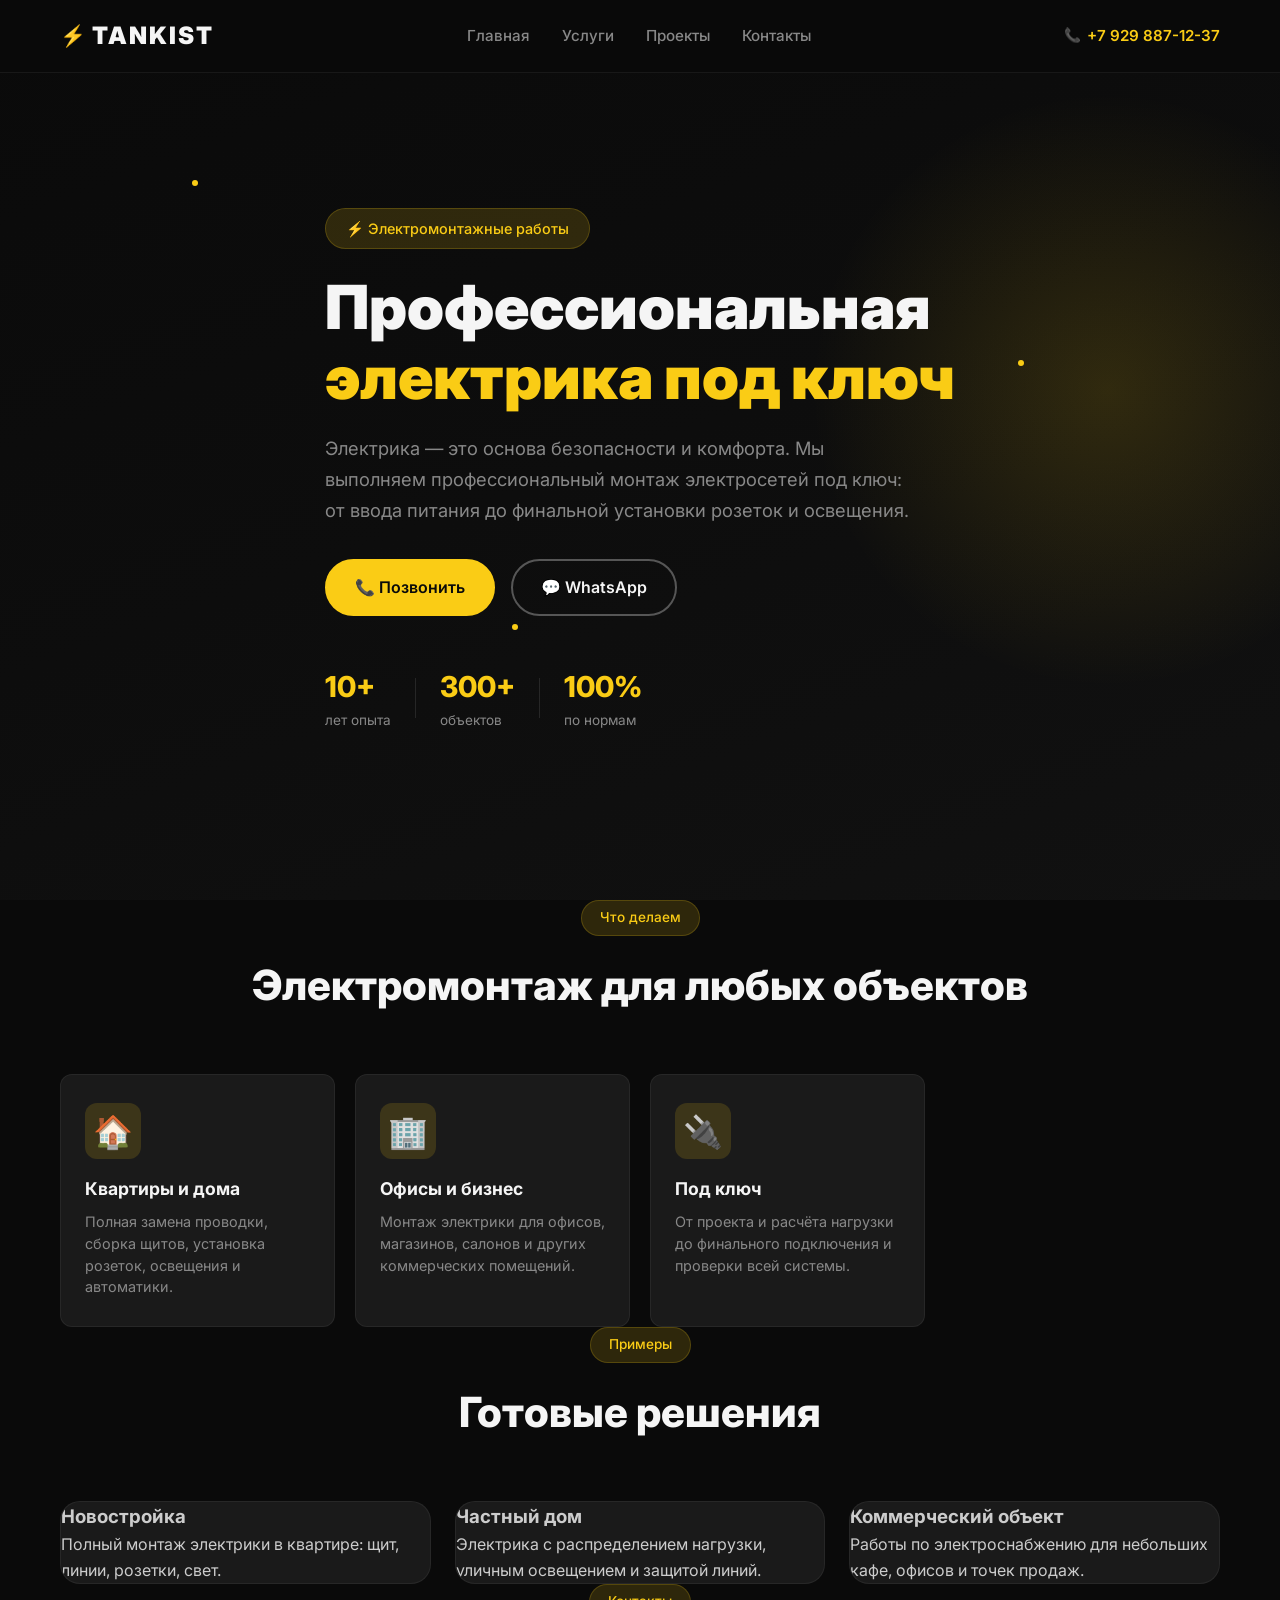
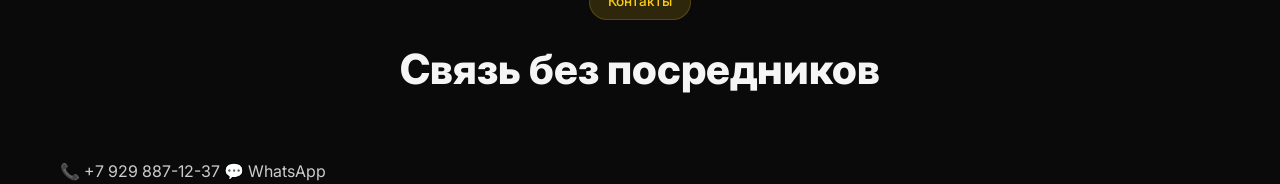
<file: index.html>
<!DOCTYPE html>
<html lang="ru">
<head>
  <meta charset="UTF-8">
  <meta name="viewport" content="width=device-width, initial-scale=1.0">
  <title>TANKIST — Электрик по Грозному</title>
  <meta name="description" content="Профессиональные электромонтажные работы под ключ в Грозном. Квартиры, дома, офисы. Звоните: +7 929 887-12-37">
  <link rel="preconnect" href="https://fonts.googleapis.com">
  <link href="https://fonts.googleapis.com/css2?family=Inter:wght@400;500;600;700;800;900&display=swap" rel="stylesheet">
  <link rel="stylesheet" href="public/github/assets/style.css">
</head>
<body>

  <header class="header" id="header">
    <div class="container header-inner">
      <a href="#" class="logo">
        <span class="logo-icon">⚡</span> TANKIST
      </a>
      <nav class="nav" id="nav">
        <a href="#hero" class="nav-link" onclick="closeMenu()">Главная</a>
        <a href="#services" class="nav-link" onclick="closeMenu()">Услуги</a>
        <a href="#projects" class="nav-link" onclick="closeMenu()">Проекты</a>
        <a href="#contacts" class="nav-link" onclick="closeMenu()">Контакты</a>
      </nav>
      <a href="tel:+79298871237" class="header-phone">
        <span class="phone-icon">📞</span> +7 929 887-12-37
      </a>
      <button class="burger" id="burger" onclick="toggleMenu()" aria-label="Меню">
        <span></span><span></span><span></span>
      </button>
    </div>
  </header>

  <section class="hero" id="hero">
    <div class="hero-bg-effects">
      <div class="spark spark-1"></div>
      <div class="spark spark-2"></div>
      <div class="spark spark-3"></div>
      <div class="hero-glow"></div>
    </div>
    <div class="container hero-content">
      <div class="hero-badge">⚡ Электромонтажные работы</div>
      <h1 class="hero-title">
        Профессиональная<br>
        <span class="text-yellow">электрика под ключ</span>
      </h1>
      <p class="hero-subtitle">
        Электрика — это основа безопасности и комфорта. Мы выполняем профессиональный
        монтаж электросетей под ключ: от ввода питания до финальной установки розеток и освещения.
      </p>
      <div class="hero-buttons">
        <a href="tel:+79298871237" class="btn btn-yellow">
          📞 Позвонить
        </a>
        <a href="https://wa.me/79298871237" target="_blank" class="btn btn-outline">
          💬 WhatsApp
        </a>
      </div>
      <div class="hero-stats">
        <div class="stat-item">
          <span class="stat-number">10+</span>
          <span class="stat-label">лет опыта</span>
        </div>
        <div class="stat-divider"></div>
        <div class="stat-item">
          <span class="stat-number">300+</span>
          <span class="stat-label">объектов</span>
        </div>
        <div class="stat-divider"></div>
        <div class="stat-item">
          <span class="stat-number">100%</span>
          <span class="stat-label">по нормам</span>
        </div>
      </div>
    </div>
  </section>

  <section class="services" id="services">
    <div class="container">
      <div class="section-header">
        <span class="section-badge">Что делаем</span>
        <h2 class="section-title">Электромонтаж для любых объектов</h2>
      </div>
      <div class="services-grid">
        <div class="service-card">
          <div class="service-icon">🏠</div>
          <h3>Квартиры и дома</h3>
          <p>Полная замена проводки, сборка щитов, установка розеток, освещения и автоматики.</p>
        </div>
        <div class="service-card">
          <div class="service-icon">🏢</div>
          <h3>Офисы и бизнес</h3>
          <p>Монтаж электрики для офисов, магазинов, салонов и других коммерческих помещений.</p>
        </div>
        <div class="service-card">
          <div class="service-icon">🔌</div>
          <h3>Под ключ</h3>
          <p>От проекта и расчёта нагрузки до финального подключения и проверки всей системы.</p>
        </div>
      </div>
    </div>
  </section>

  <section class="projects" id="projects">
    <div class="container">
      <div class="section-header">
        <span class="section-badge">Примеры</span>
        <h2 class="section-title">Готовые решения</h2>
      </div>
      <div class="projects-grid">
        <div class="project-card">
          <h3>Новостройка</h3>
          <p>Полный монтаж электрики в квартире: щит, линии, розетки, свет.</p>
        </div>
        <div class="project-card">
          <h3>Частный дом</h3>
          <p>Электрика с распределением нагрузки, уличным освещением и защитой линий.</p>
        </div>
        <div class="project-card">
          <h3>Коммерческий объект</h3>
          <p>Работы по электроснабжению для небольших кафе, офисов и точек продаж.</p>
        </div>
      </div>
    </div>
  </section>

  <section class="contacts" id="contacts">
    <div class="container">
      <div class="section-header">
        <span class="section-badge">Контакты</span>
        <h2 class="section-title">Связь без посредников</h2>
      </div>
      <div class="contact-box">
        <a href="tel:+79298871237" class="contact-link">📞 +7 929 887-12-37</a>
        <a href="https://wa.me/79298871237" target="_blank" class="contact-link">💬 WhatsApp</a>
      </div>
    </div>
  </section>

  <script src="public/github/assets/app.js"></script>
</body>
</html>
</file>
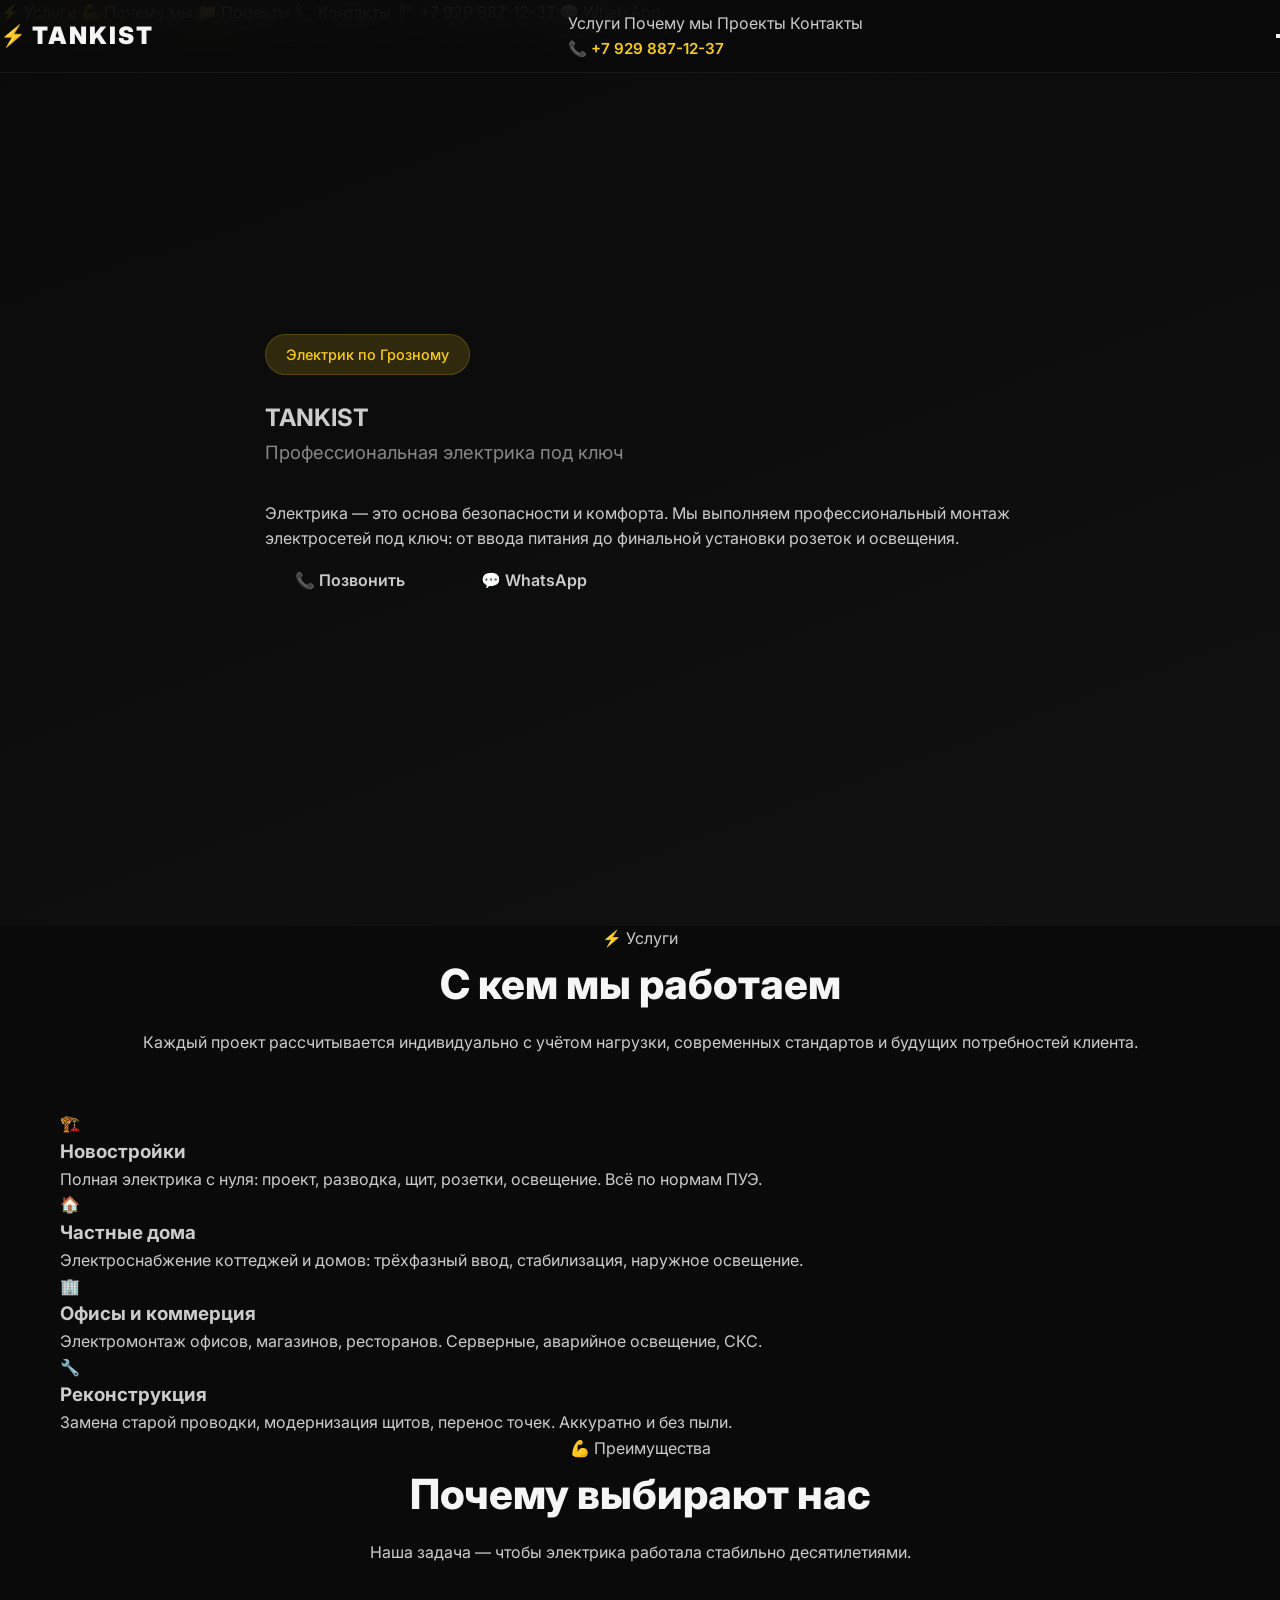
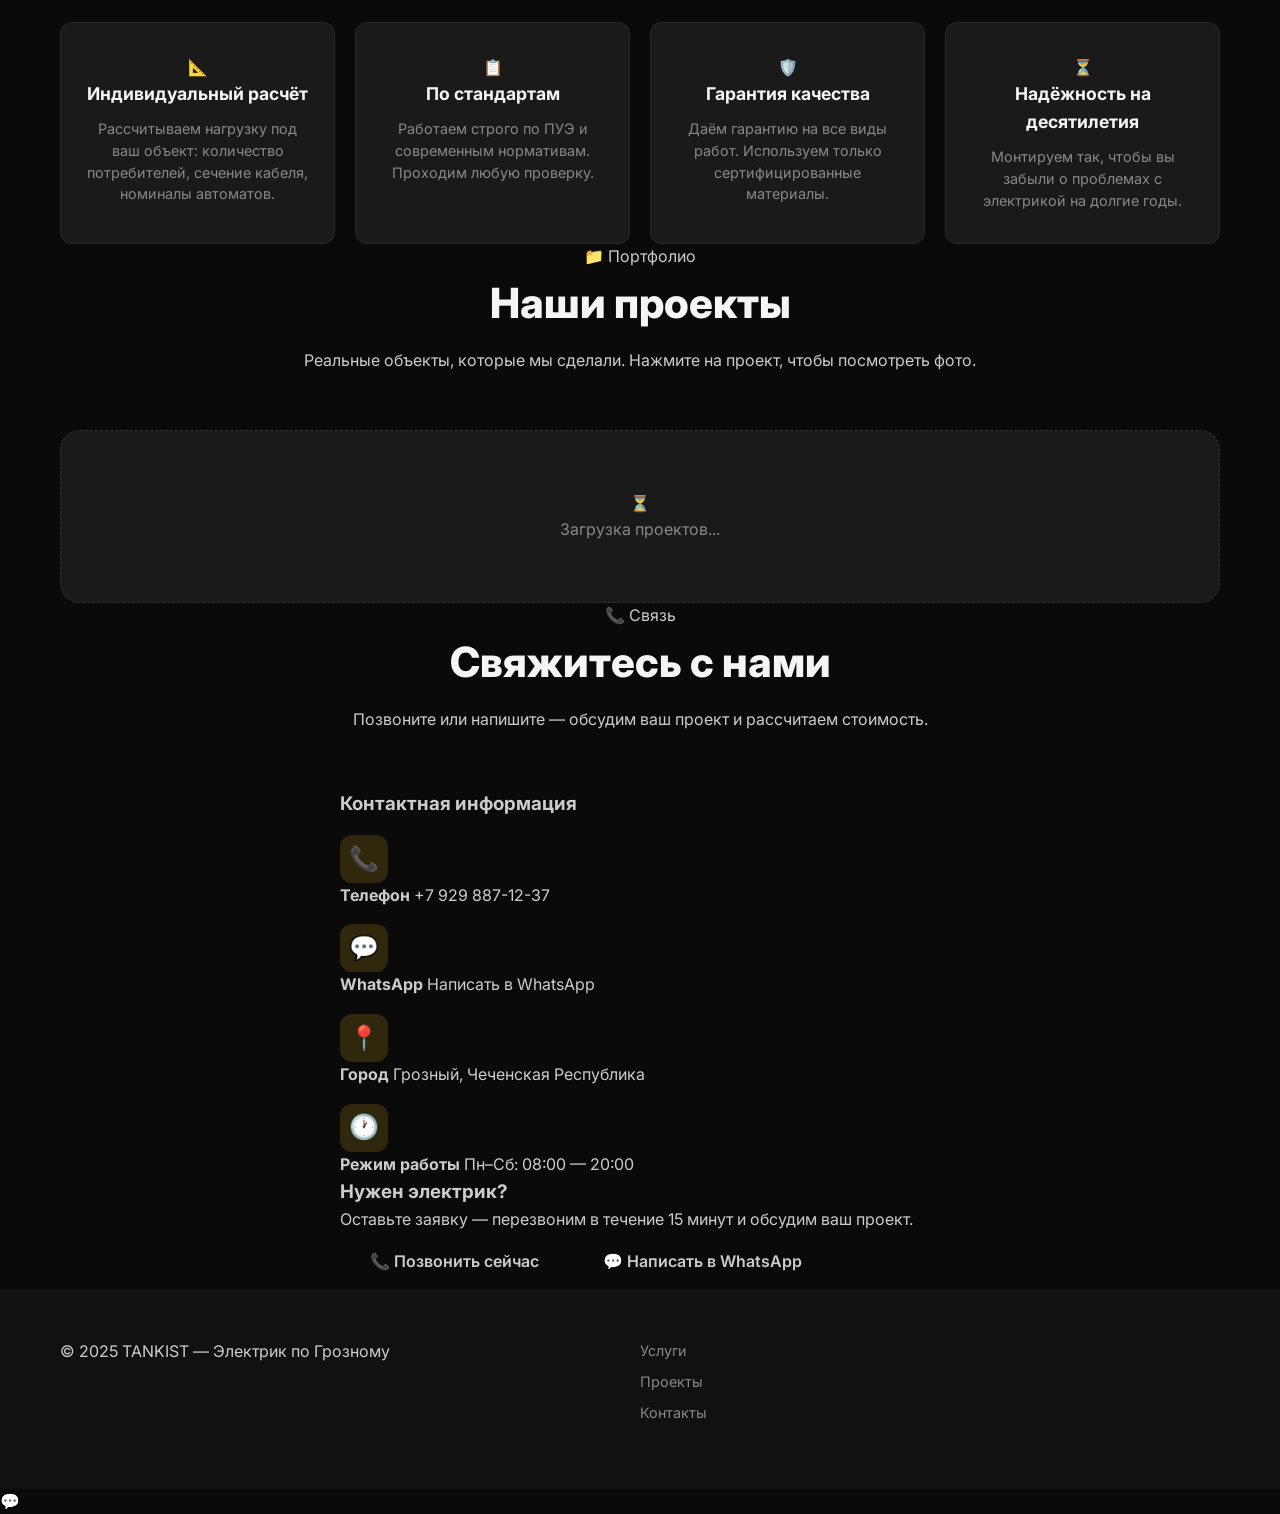
<file: public/site/index.html>
<!DOCTYPE html>
<html lang="ru">
<head>
  <meta charset="UTF-8">
  <meta name="viewport" content="width=device-width, initial-scale=1.0">
  <title>TANKIST — Электрик по Грозному</title>
  <meta name="description" content="Профессиональные электромонтажные работы под ключ в Грозном. Квартиры, дома, коммерческие объекты. Звоните: +7 929 887-12-37">
  <link rel="preconnect" href="https://fonts.googleapis.com">
  <link href="https://fonts.googleapis.com/css2?family=Inter:wght@400;500;600;700;800&display=swap" rel="stylesheet">
  <link rel="stylesheet" href="../assets/style.css">
</head>
<body>

  <!-- ===== HEADER ===== -->
  <header class="header">
    <div class="header-inner">
      <a href="#hero" class="logo">
        <div class="logo-icon">⚡</div>
        <div class="logo-text">TANK<span>IST</span></div>
      </a>
      <nav class="header-nav">
        <a href="#services">Услуги</a>
        <a href="#why">Почему мы</a>
        <a href="#projects">Проекты</a>
        <a href="#contacts">Контакты</a>
        <a href="tel:+79298871237" class="header-phone">📞 +7 929 887-12-37</a>
      </nav>
      <button class="menu-toggle" aria-label="Меню">
        <span></span>
        <span></span>
        <span></span>
      </button>
    </div>
  </header>

  <!-- Mobile Nav -->
  <nav class="mobile-nav">
    <a href="#services">⚡ Услуги</a>
    <a href="#why">💪 Почему мы</a>
    <a href="#projects">📁 Проекты</a>
    <a href="#contacts">📞 Контакты</a>
    <a href="tel:+79298871237">📱 +7 929 887-12-37</a>
    <a href="https://wa.me/79298871237">💬 WhatsApp</a>
  </nav>

  <!-- ===== HERO ===== -->
  <section class="hero" id="hero">
    <div class="container">
      <div class="hero-content">
        <div class="hero-badge">Электрик по Грозному</div>
        <h1>TANK<span>IST</span></h1>
        <div class="hero-subtitle">Профессиональная электрика под ключ</div>
        <p class="hero-desc">
          Электрика — это основа безопасности и комфорта. Мы выполняем профессиональный монтаж электросетей под ключ: от ввода питания до финальной установки розеток и освещения.
        </p>
        <div class="hero-buttons">
          <a href="tel:+79298871237" class="btn btn-primary">📞 Позвонить</a>
          <a href="https://wa.me/79298871237" class="btn btn-whatsapp">💬 WhatsApp</a>
        </div>
      </div>
    </div>
  </section>

  <!-- ===== С КЕМ РАБОТАЕМ ===== -->
  <section class="work-with" id="services">
    <div class="container">
      <div class="section-header reveal">
        <div class="section-label">⚡ Услуги</div>
        <h2 class="section-title">С кем мы работаем</h2>
        <p class="section-desc">Каждый проект рассчитывается индивидуально с учётом нагрузки, современных стандартов и будущих потребностей клиента.</p>
      </div>
      <div class="work-grid">
        <div class="work-card reveal">
          <span class="work-icon">🏗️</span>
          <h3>Новостройки</h3>
          <p>Полная электрика с нуля: проект, разводка, щит, розетки, освещение. Всё по нормам ПУЭ.</p>
        </div>
        <div class="work-card reveal">
          <span class="work-icon">🏠</span>
          <h3>Частные дома</h3>
          <p>Электроснабжение коттеджей и домов: трёхфазный ввод, стабилизация, наружное освещение.</p>
        </div>
        <div class="work-card reveal">
          <span class="work-icon">🏢</span>
          <h3>Офисы и коммерция</h3>
          <p>Электромонтаж офисов, магазинов, ресторанов. Серверные, аварийное освещение, СКС.</p>
        </div>
        <div class="work-card reveal">
          <span class="work-icon">🔧</span>
          <h3>Реконструкция</h3>
          <p>Замена старой проводки, модернизация щитов, перенос точек. Аккуратно и без пыли.</p>
        </div>
      </div>
    </div>
  </section>

  <!-- ===== ПОЧЕМУ МЫ ===== -->
  <section id="why">
    <div class="container">
      <div class="section-header reveal">
        <div class="section-label">💪 Преимущества</div>
        <h2 class="section-title">Почему выбирают нас</h2>
        <p class="section-desc">Наша задача — чтобы электрика работала стабильно десятилетиями.</p>
      </div>
      <div class="why-grid">
        <div class="why-card reveal">
          <div class="why-number">📐</div>
          <h3>Индивидуальный расчёт</h3>
          <p>Рассчитываем нагрузку под ваш объект: количество потребителей, сечение кабеля, номиналы автоматов.</p>
        </div>
        <div class="why-card reveal">
          <div class="why-number">📋</div>
          <h3>По стандартам</h3>
          <p>Работаем строго по ПУЭ и современным нормативам. Проходим любую проверку.</p>
        </div>
        <div class="why-card reveal">
          <div class="why-number">🛡️</div>
          <h3>Гарантия качества</h3>
          <p>Даём гарантию на все виды работ. Используем только сертифицированные материалы.</p>
        </div>
        <div class="why-card reveal">
          <div class="why-number">⏳</div>
          <h3>Надёжность на десятилетия</h3>
          <p>Монтируем так, чтобы вы забыли о проблемах с электрикой на долгие годы.</p>
        </div>
      </div>
    </div>
  </section>

  <!-- ===== ПРОЕКТЫ ===== -->
  <section id="projects" style="background: var(--bg-card); border-top: 1px solid var(--border); border-bottom: 1px solid var(--border);">
    <div class="container">
      <div class="section-header reveal">
        <div class="section-label">📁 Портфолио</div>
        <h2 class="section-title">Наши проекты</h2>
        <p class="section-desc">Реальные объекты, которые мы сделали. Нажмите на проект, чтобы посмотреть фото.</p>
      </div>
      <!-- Сюда JS загрузит карточки из projects.json -->
      <div class="projects-grid" id="projects-container">
        <div class="projects-empty">
          <div class="empty-icon">⏳</div>
          <p>Загрузка проектов...</p>
        </div>
      </div>
    </div>
  </section>

  <!-- ===== КОНТАКТЫ ===== -->
  <section class="contacts" id="contacts">
    <div class="container">
      <div class="section-header reveal">
        <div class="section-label">📞 Связь</div>
        <h2 class="section-title">Свяжитесь с нами</h2>
        <p class="section-desc">Позвоните или напишите — обсудим ваш проект и рассчитаем стоимость.</p>
      </div>
      <div class="contacts-grid reveal">
        <div class="contact-info">
          <h3>Контактная информация</h3>
          <div class="contact-item">
            <div class="contact-icon">📞</div>
            <div class="contact-item-text">
              <strong>Телефон</strong>
              <a href="tel:+79298871237">+7 929 887-12-37</a>
            </div>
          </div>
          <div class="contact-item">
            <div class="contact-icon">💬</div>
            <div class="contact-item-text">
              <strong>WhatsApp</strong>
              <a href="https://wa.me/79298871237">Написать в WhatsApp</a>
            </div>
          </div>
          <div class="contact-item">
            <div class="contact-icon">📍</div>
            <div class="contact-item-text">
              <strong>Город</strong>
              <span>Грозный, Чеченская Республика</span>
            </div>
          </div>
          <div class="contact-item">
            <div class="contact-icon">🕐</div>
            <div class="contact-item-text">
              <strong>Режим работы</strong>
              <span>Пн–Сб: 08:00 — 20:00</span>
            </div>
          </div>
        </div>
        <div class="contact-buttons">
          <h3>Нужен электрик?</h3>
          <p>Оставьте заявку — перезвоним в течение 15 минут и обсудим ваш проект.</p>
          <a href="tel:+79298871237" class="btn btn-primary">📞 Позвонить сейчас</a>
          <a href="https://wa.me/79298871237?text=%D0%97%D0%B4%D1%80%D0%B0%D0%B2%D1%81%D1%82%D0%B2%D1%83%D0%B9%D1%82%D0%B5!%20%D0%98%D0%BD%D1%82%D0%B5%D1%80%D0%B5%D1%81%D1%83%D1%8E%D1%82%20%D1%83%D1%81%D0%BB%D1%83%D0%B3%D0%B8%20%D1%8D%D0%BB%D0%B5%D0%BA%D1%82%D1%80%D0%B8%D0%BA%D0%B0" class="btn btn-whatsapp">💬 Написать в WhatsApp</a>
        </div>
      </div>
    </div>
  </section>

  <!-- ===== FOOTER ===== -->
  <footer class="footer">
    <div class="container">
      <div class="footer-inner">
        <div class="footer-copy">© 2025 <span>TANKIST</span> — Электрик по Грозному</div>
        <div class="footer-links">
          <a href="#services">Услуги</a>
          <a href="#projects">Проекты</a>
          <a href="#contacts">Контакты</a>
        </div>
      </div>
    </div>
  </footer>

  <!-- Floating WhatsApp -->
  <a href="https://wa.me/79298871237" class="float-whatsapp" target="_blank" rel="noopener" aria-label="WhatsApp">💬</a>

  <script src="../assets/app.js"></script>
</body>
</html>
</file>
<file: public/github/assets/style.css>
/* ===========================
   TANKIST — Электрик по Грозному
   Основные стили
   =========================== */

/* --- Reset & Base --- */
*, *::before, *::after {
  margin: 0;
  padding: 0;
  box-sizing: border-box;
}

:root {
  --black: #0a0a0a;
  --dark: #111111;
  --dark-2: #1a1a1a;
  --dark-3: #222222;
  --dark-4: #2a2a2a;
  --gray: #888888;
  --light: #cccccc;
  --white: #f5f5f5;
  --yellow: #facc15;
  --yellow-dark: #eab308;
  --yellow-glow: rgba(250, 204, 21, 0.15);
  --green: #25d366;
  --green-dark: #128c7e;
  --radius: 12px;
  --radius-lg: 20px;
  --transition: 0.3s ease;
}

html {
  scroll-behavior: smooth;
  font-size: 16px;
}

body {
  font-family: 'Inter', -apple-system, BlinkMacSystemFont, sans-serif;
  background: var(--black);
  color: var(--light);
  line-height: 1.6;
  overflow-x: hidden;
  -webkit-font-smoothing: antialiased;
}

a {
  color: inherit;
  text-decoration: none;
}

img {
  max-width: 100%;
  display: block;
}

.container {
  max-width: 1200px;
  margin: 0 auto;
  padding: 0 20px;
}

.text-yellow {
  color: var(--yellow);
}

/* --- Animations --- */
@keyframes fadeInUp {
  from { opacity: 0; transform: translateY(30px); }
  to { opacity: 1; transform: translateY(0); }
}

@keyframes pulse {
  0%, 100% { opacity: 1; }
  50% { opacity: 0.5; }
}

@keyframes float {
  0%, 100% { transform: translateY(0); }
  50% { transform: translateY(-10px); }
}

@keyframes sparkle {
  0%, 100% { opacity: 0; transform: scale(0); }
  50% { opacity: 1; transform: scale(1); }
}

@keyframes glow {
  0%, 100% { opacity: 0.3; }
  50% { opacity: 0.6; }
}

@keyframes spin {
  to { transform: rotate(360deg); }
}

.animate {
  animation: fadeInUp 0.6s ease forwards;
  opacity: 0;
}

/* --- Buttons --- */
.btn {
  display: inline-flex;
  align-items: center;
  gap: 8px;
  padding: 14px 28px;
  border-radius: 50px;
  font-weight: 600;
  font-size: 1rem;
  border: 2px solid transparent;
  cursor: pointer;
  transition: var(--transition);
  text-align: center;
  justify-content: center;
  white-space: nowrap;
}

.btn-yellow {
  background: var(--yellow);
  color: var(--black);
  border-color: var(--yellow);
}

.btn-yellow:hover {
  background: var(--yellow-dark);
  border-color: var(--yellow-dark);
  transform: translateY(-2px);
  box-shadow: 0 8px 30px rgba(250, 204, 21, 0.3);
}

.btn-outline {
  background: transparent;
  color: var(--white);
  border-color: rgba(255, 255, 255, 0.3);
}

.btn-outline:hover {
  border-color: var(--yellow);
  color: var(--yellow);
  transform: translateY(-2px);
}

.btn-green {
  background: var(--green);
  color: #fff;
  border-color: var(--green);
}

.btn-green:hover {
  background: var(--green-dark);
  border-color: var(--green-dark);
  transform: translateY(-2px);
  box-shadow: 0 8px 30px rgba(37, 211, 102, 0.3);
}

.btn-lg {
  padding: 16px 36px;
  font-size: 1.1rem;
}

/* ===========================
   HEADER
   =========================== */
.header {
  position: fixed;
  top: 0;
  left: 0;
  right: 0;
  z-index: 1000;
  background: rgba(10, 10, 10, 0.85);
  backdrop-filter: blur(20px);
  -webkit-backdrop-filter: blur(20px);
  border-bottom: 1px solid rgba(255, 255, 255, 0.06);
  transition: var(--transition);
}

.header.scrolled {
  background: rgba(10, 10, 10, 0.95);
  box-shadow: 0 4px 30px rgba(0, 0, 0, 0.5);
}

.header-inner {
  display: flex;
  align-items: center;
  justify-content: space-between;
  height: 72px;
}

.logo {
  font-size: 1.5rem;
  font-weight: 900;
  color: var(--white);
  display: flex;
  align-items: center;
  gap: 4px;
  letter-spacing: 2px;
}

.logo-icon {
  font-size: 1.3rem;
}

.nav {
  display: flex;
  align-items: center;
  gap: 32px;
}

.nav-link {
  font-size: 0.95rem;
  font-weight: 500;
  color: var(--gray);
  transition: var(--transition);
  position: relative;
}

.nav-link:hover {
  color: var(--yellow);
}

.nav-link::after {
  content: '';
  position: absolute;
  bottom: -4px;
  left: 0;
  width: 0;
  height: 2px;
  background: var(--yellow);
  transition: var(--transition);
}

.nav-link:hover::after {
  width: 100%;
}

.header-phone {
  display: flex;
  align-items: center;
  gap: 6px;
  font-weight: 600;
  color: var(--yellow);
  font-size: 0.95rem;
  transition: var(--transition);
}

.header-phone:hover {
  color: var(--yellow-dark);
}

.phone-icon {
  font-size: 0.85rem;
}

.burger {
  display: none;
  flex-direction: column;
  gap: 5px;
  background: none;
  border: none;
  cursor: pointer;
  padding: 5px;
  z-index: 1001;
}

.burger span {
  display: block;
  width: 26px;
  height: 2px;
  background: var(--white);
  border-radius: 2px;
  transition: var(--transition);
}

.burger.active span:nth-child(1) {
  transform: rotate(45deg) translate(5px, 5px);
}

.burger.active span:nth-child(2) {
  opacity: 0;
}

.burger.active span:nth-child(3) {
  transform: rotate(-45deg) translate(5px, -5px);
}

/* ===========================
   HERO
   =========================== */
.hero {
  min-height: 100vh;
  display: flex;
  align-items: center;
  position: relative;
  padding: 100px 0 60px;
  overflow: hidden;
  background: linear-gradient(160deg, var(--black) 0%, #0d0d0d 50%, #111 100%);
}

.hero-bg-effects {
  position: absolute;
  inset: 0;
  pointer-events: none;
}

.hero-glow {
  position: absolute;
  width: 600px;
  height: 600px;
  border-radius: 50%;
  background: radial-gradient(circle, var(--yellow-glow) 0%, transparent 70%);
  top: 10%;
  right: -10%;
  animation: glow 4s ease-in-out infinite;
}

.spark {
  position: absolute;
  width: 6px;
  height: 6px;
  background: var(--yellow);
  border-radius: 50%;
  animation: sparkle 3s ease-in-out infinite;
}

.spark-1 { top: 20%; left: 15%; animation-delay: 0s; }
.spark-2 { top: 40%; right: 20%; animation-delay: 1s; }
.spark-3 { bottom: 30%; left: 40%; animation-delay: 2s; }

.hero-content {
  position: relative;
  z-index: 2;
  max-width: 750px;
}

.hero-badge {
  display: inline-flex;
  align-items: center;
  gap: 6px;
  padding: 8px 20px;
  background: var(--yellow-glow);
  border: 1px solid rgba(250, 204, 21, 0.2);
  border-radius: 50px;
  font-size: 0.9rem;
  font-weight: 500;
  color: var(--yellow);
  margin-bottom: 24px;
  animation: fadeInUp 0.6s ease;
}

.hero-title {
  font-size: clamp(2.2rem, 5vw, 3.8rem);
  font-weight: 900;
  line-height: 1.15;
  color: var(--white);
  margin-bottom: 20px;
  animation: fadeInUp 0.6s ease 0.15s forwards;
  opacity: 0;
}

.hero-subtitle {
  font-size: 1.15rem;
  color: var(--gray);
  line-height: 1.7;
  margin-bottom: 32px;
  max-width: 600px;
  animation: fadeInUp 0.6s ease 0.3s forwards;
  opacity: 0;
}

.hero-buttons {
  display: flex;
  gap: 16px;
  flex-wrap: wrap;
  margin-bottom: 48px;
  animation: fadeInUp 0.6s ease 0.45s forwards;
  opacity: 0;
}

.hero-stats {
  display: flex;
  align-items: center;
  gap: 24px;
  flex-wrap: wrap;
  animation: fadeInUp 0.6s ease 0.6s forwards;
  opacity: 0;
}

.stat-item {
  display: flex;
  flex-direction: column;
}

.stat-number {
  font-size: 1.8rem;
  font-weight: 800;
  color: var(--yellow);
}

.stat-label {
  font-size: 0.85rem;
  color: var(--gray);
}

.stat-divider {
  width: 1px;
  height: 40px;
  background: rgba(255, 255, 255, 0.1);
}

/* ===========================
   SECTIONS
   =========================== */
.section {
  padding: 80px 0;
}

.section-dark {
  background: var(--dark);
}

.section-header {
  text-align: center;
  margin-bottom: 56px;
}

.section-badge {
  display: inline-block;
  padding: 6px 18px;
  background: var(--yellow-glow);
  border: 1px solid rgba(250, 204, 21, 0.2);
  border-radius: 50px;
  font-size: 0.85rem;
  font-weight: 500;
  color: var(--yellow);
  margin-bottom: 16px;
}

.section-title {
  font-size: clamp(1.8rem, 4vw, 2.6rem);
  font-weight: 800;
  color: var(--white);
  margin-bottom: 12px;
}

.section-subtitle {
  font-size: 1.05rem;
  color: var(--gray);
  max-width: 600px;
  margin: 0 auto;
  line-height: 1.6;
}

/* ===========================
   SERVICES
   =========================== */
.services-grid {
  display: grid;
  grid-template-columns: repeat(auto-fill, minmax(260px, 1fr));
  gap: 20px;
}

.service-card {
  background: var(--dark-2);
  border: 1px solid rgba(255, 255, 255, 0.06);
  border-radius: var(--radius);
  padding: 28px 24px;
  transition: var(--transition);
}

.service-card:hover {
  border-color: rgba(250, 204, 21, 0.3);
  transform: translateY(-4px);
  box-shadow: 0 12px 40px rgba(250, 204, 21, 0.08);
}

.service-icon {
  font-size: 2rem;
  margin-bottom: 16px;
  display: inline-flex;
  align-items: center;
  justify-content: center;
  width: 56px;
  height: 56px;
  background: var(--yellow-glow);
  border-radius: var(--radius);
}

.service-card h3 {
  font-size: 1.1rem;
  font-weight: 700;
  color: var(--white);
  margin-bottom: 8px;
}

.service-card p {
  font-size: 0.9rem;
  color: var(--gray);
  line-height: 1.5;
}

/* ===========================
   CLIENTS (С кем работаем)
   =========================== */
.clients-grid {
  display: grid;
  grid-template-columns: repeat(auto-fill, minmax(250px, 1fr));
  gap: 20px;
}

.client-card {
  background: var(--dark-2);
  border: 1px solid rgba(255, 255, 255, 0.06);
  border-radius: var(--radius);
  padding: 32px 24px;
  text-align: center;
  transition: var(--transition);
}

.client-card:hover {
  border-color: rgba(250, 204, 21, 0.3);
  transform: translateY(-4px);
}

.client-icon {
  font-size: 2.5rem;
  margin-bottom: 16px;
}

.client-card h3 {
  font-size: 1.15rem;
  font-weight: 700;
  color: var(--white);
  margin-bottom: 10px;
}

.client-card p {
  font-size: 0.9rem;
  color: var(--gray);
  line-height: 1.5;
}

/* ===========================
   WHY US
   =========================== */
.why-grid {
  display: grid;
  grid-template-columns: repeat(auto-fill, minmax(250px, 1fr));
  gap: 20px;
}

.why-card {
  background: var(--dark-2);
  border: 1px solid rgba(255, 255, 255, 0.06);
  border-radius: var(--radius);
  padding: 32px 24px;
  text-align: center;
  transition: var(--transition);
  position: relative;
  overflow: hidden;
}

.why-card::before {
  content: '';
  position: absolute;
  top: 0;
  left: 0;
  right: 0;
  height: 3px;
  background: linear-gradient(90deg, transparent, var(--yellow), transparent);
  opacity: 0;
  transition: var(--transition);
}

.why-card:hover {
  border-color: rgba(250, 204, 21, 0.3);
  transform: translateY(-4px);
}

.why-card:hover::before {
  opacity: 1;
}

.why-icon {
  font-size: 2.2rem;
  margin-bottom: 16px;
}

.why-card h3 {
  font-size: 1.1rem;
  font-weight: 700;
  color: var(--white);
  margin-bottom: 10px;
}

.why-card p {
  font-size: 0.9rem;
  color: var(--gray);
  line-height: 1.5;
}

/* ===========================
   PROJECTS
   =========================== */
.projects-grid {
  display: grid;
  grid-template-columns: repeat(auto-fill, minmax(320px, 1fr));
  gap: 24px;
}

.project-card {
  background: var(--dark-2);
  border: 1px solid rgba(255, 255, 255, 0.06);
  border-radius: var(--radius-lg);
  overflow: hidden;
  transition: var(--transition);
  cursor: pointer;
}

.project-card:hover {
  border-color: rgba(250, 204, 21, 0.3);
  transform: translateY(-6px);
  box-shadow: 0 20px 50px rgba(0, 0, 0, 0.4);
}

.project-cover {
  position: relative;
  width: 100%;
  height: 220px;
  overflow: hidden;
  background: var(--dark-3);
}

.project-cover img {
  width: 100%;
  height: 100%;
  object-fit: cover;
  transition: transform 0.5s ease;
}

.project-card:hover .project-cover img {
  transform: scale(1.05);
}

.project-cover-placeholder {
  width: 100%;
  height: 100%;
  display: flex;
  align-items: center;
  justify-content: center;
  font-size: 3rem;
  background: linear-gradient(135deg, var(--dark-3), var(--dark-4));
}

.project-photo-count {
  position: absolute;
  bottom: 10px;
  right: 10px;
  background: rgba(0, 0, 0, 0.7);
  color: var(--white);
  padding: 4px 12px;
  border-radius: 20px;
  font-size: 0.8rem;
  backdrop-filter: blur(10px);
}

.project-body {
  padding: 20px;
}

.project-meta {
  display: flex;
  gap: 8px;
  margin-bottom: 12px;
  flex-wrap: wrap;
}

.project-tag {
  padding: 4px 12px;
  border-radius: 20px;
  font-size: 0.75rem;
  font-weight: 600;
}

.project-tag.type {
  background: var(--yellow-glow);
  color: var(--yellow);
  border: 1px solid rgba(250, 204, 21, 0.2);
}

.project-tag.status {
  background: rgba(37, 211, 102, 0.1);
  color: var(--green);
  border: 1px solid rgba(37, 211, 102, 0.2);
}

.project-body h3 {
  font-size: 1.15rem;
  font-weight: 700;
  color: var(--white);
  margin-bottom: 8px;
}

.project-body p {
  font-size: 0.9rem;
  color: var(--gray);
  line-height: 1.5;
  margin-bottom: 12px;
}

.project-actions {
  display: flex;
  gap: 10px;
  flex-wrap: wrap;
}

.project-btn {
  padding: 8px 16px;
  border-radius: 8px;
  font-size: 0.85rem;
  font-weight: 600;
  transition: var(--transition);
  border: none;
  cursor: pointer;
}

.project-btn.photos {
  background: var(--yellow-glow);
  color: var(--yellow);
}

.project-btn.photos:hover {
  background: rgba(250, 204, 21, 0.25);
}

.project-btn.video {
  background: rgba(239, 68, 68, 0.1);
  color: #ef4444;
}

.project-btn.video:hover {
  background: rgba(239, 68, 68, 0.2);
}

.projects-loading {
  grid-column: 1 / -1;
  text-align: center;
  padding: 60px 20px;
  color: var(--gray);
}

.loader {
  width: 40px;
  height: 40px;
  border: 3px solid var(--dark-3);
  border-top-color: var(--yellow);
  border-radius: 50%;
  margin: 0 auto 16px;
  animation: spin 1s linear infinite;
}

.projects-empty {
  grid-column: 1 / -1;
  text-align: center;
  padding: 60px 20px;
  color: var(--gray);
  background: var(--dark-2);
  border-radius: var(--radius-lg);
  border: 1px dashed rgba(255, 255, 255, 0.1);
}

.projects-empty span {
  font-size: 3rem;
  display: block;
  margin-bottom: 12px;
}

/* ===========================
   PROCESS
   =========================== */
.process-grid {
  display: grid;
  grid-template-columns: repeat(auto-fill, minmax(240px, 1fr));
  gap: 20px;
}

.process-card {
  background: var(--dark-2);
  border: 1px solid rgba(255, 255, 255, 0.06);
  border-radius: var(--radius);
  padding: 32px 24px;
  text-align: center;
  transition: var(--transition);
  position: relative;
}

.process-card:hover {
  border-color: rgba(250, 204, 21, 0.3);
  transform: translateY(-4px);
}

.process-number {
  font-size: 2.5rem;
  font-weight: 900;
  color: var(--yellow);
  opacity: 0.3;
  margin-bottom: 12px;
  line-height: 1;
}

.process-card h3 {
  font-size: 1.1rem;
  font-weight: 700;
  color: var(--white);
  margin-bottom: 10px;
}

.process-card p {
  font-size: 0.9rem;
  color: var(--gray);
  line-height: 1.5;
}

/* ===========================
   CONTACTS
   =========================== */
.contacts-grid {
  max-width: 600px;
  margin: 0 auto;
}

.contact-info {
  display: flex;
  flex-direction: column;
  gap: 16px;
}

.contact-card {
  display: flex;
  align-items: center;
  gap: 16px;
  background: var(--dark-2);
  border: 1px solid rgba(255, 255, 255, 0.06);
  border-radius: var(--radius);
  padding: 20px;
  transition: var(--transition);
}

.contact-card:hover {
  border-color: rgba(250, 204, 21, 0.2);
}

.contact-icon {
  font-size: 1.5rem;
  width: 48px;
  height: 48px;
  display: flex;
  align-items: center;
  justify-content: center;
  background: var(--yellow-glow);
  border-radius: var(--radius);
  flex-shrink: 0;
}

.contact-label {
  font-size: 0.8rem;
  color: var(--gray);
  margin-bottom: 2px;
  text-transform: uppercase;
  letter-spacing: 1px;
}

.contact-value {
  font-size: 1rem;
  font-weight: 600;
  color: var(--white);
  transition: var(--transition);
}

a.contact-value:hover {
  color: var(--yellow);
}

.contacts-buttons {
  display: flex;
  flex-direction: column;
  gap: 12px;
  margin-top: 12px;
}

/* ===========================
   FOOTER
   =========================== */
.footer {
  background: var(--dark);
  border-top: 1px solid rgba(255, 255, 255, 0.06);
  padding: 48px 0 24px;
}

.footer-inner {
  display: grid;
  grid-template-columns: 2fr 1fr 1fr;
  gap: 40px;
  margin-bottom: 32px;
}

.footer-brand p {
  font-size: 0.9rem;
  color: var(--gray);
  margin-top: 12px;
  line-height: 1.5;
  max-width: 320px;
}

.footer-links h4,
.footer-contact h4 {
  font-size: 1rem;
  font-weight: 700;
  color: var(--white);
  margin-bottom: 16px;
}

.footer-links a,
.footer-contact a,
.footer-contact p {
  display: block;
  font-size: 0.9rem;
  color: var(--gray);
  margin-bottom: 8px;
  transition: var(--transition);
}

.footer-links a:hover,
.footer-contact a:hover {
  color: var(--yellow);
}

.footer-bottom {
  border-top: 1px solid rgba(255, 255, 255, 0.06);
  padding-top: 20px;
  text-align: center;
}

.footer-bottom p {
  font-size: 0.85rem;
  color: var(--gray);
}

/* ===========================
   WHATSAPP FLOAT
   =========================== */
.whatsapp-float {
  position: fixed;
  bottom: 24px;
  right: 24px;
  width: 60px;
  height: 60px;
  background: var(--green);
  border-radius: 50%;
  display: flex;
  align-items: center;
  justify-content: center;
  font-size: 1.8rem;
  box-shadow: 0 6px 24px rgba(37, 211, 102, 0.4);
  z-index: 999;
  transition: var(--transition);
  animation: float 3s ease-in-out infinite;
}

.whatsapp-float:hover {
  transform: scale(1.1);
  box-shadow: 0 8px 30px rgba(37, 211, 102, 0.5);
}

/* ===========================
   LIGHTBOX
   =========================== */
.lightbox {
  display: none;
  position: fixed;
  inset: 0;
  background: rgba(0, 0, 0, 0.95);
  z-index: 10000;
  align-items: center;
  justify-content: center;
  backdrop-filter: blur(10px);
}

.lightbox.active {
  display: flex;
}

.lightbox-close {
  position: absolute;
  top: 16px;
  right: 20px;
  background: none;
  border: none;
  color: var(--white);
  font-size: 2.5rem;
  cursor: pointer;
  z-index: 10001;
  transition: var(--transition);
  line-height: 1;
}

.lightbox-close:hover {
  color: var(--yellow);
}

.lightbox-prev,
.lightbox-next {
  position: absolute;
  top: 50%;
  transform: translateY(-50%);
  background: rgba(255, 255, 255, 0.1);
  border: none;
  color: var(--white);
  font-size: 1.5rem;
  width: 48px;
  height: 48px;
  border-radius: 50%;
  cursor: pointer;
  transition: var(--transition);
  display: flex;
  align-items: center;
  justify-content: center;
  z-index: 10001;
}

.lightbox-prev { left: 16px; }
.lightbox-next { right: 16px; }

.lightbox-prev:hover,
.lightbox-next:hover {
  background: var(--yellow);
  color: var(--black);
}

.lightbox-content {
  text-align: center;
  max-width: 90vw;
  max-height: 85vh;
}

.lightbox-content img {
  max-width: 90vw;
  max-height: 75vh;
  object-fit: contain;
  border-radius: var(--radius);
  margin: 0 auto;
}

.lightbox-caption {
  color: var(--white);
  font-size: 1rem;
  margin-top: 16px;
  font-weight: 500;
}

.lightbox-counter {
  color: var(--gray);
  font-size: 0.85rem;
  margin-top: 6px;
}

/* ===========================
   RESPONSIVE
   =========================== */
@media (max-width: 900px) {
  .footer-inner {
    grid-template-columns: 1fr;
    gap: 24px;
  }
}

@media (max-width: 768px) {
  .nav {
    display: none;
    position: fixed;
    inset: 0;
    background: rgba(10, 10, 10, 0.98);
    flex-direction: column;
    align-items: center;
    justify-content: center;
    gap: 24px;
    z-index: 1000;
    backdrop-filter: blur(20px);
  }

  .nav.active {
    display: flex;
  }

  .nav-link {
    font-size: 1.3rem;
    color: var(--white);
  }

  .header-phone {
    display: none;
  }

  .burger {
    display: flex;
  }

  .hero {
    padding-top: 80px;
    min-height: auto;
    padding-bottom: 40px;
  }

  .hero-title {
    font-size: 2rem;
  }

  .hero-subtitle {
    font-size: 1rem;
  }

  .hero-stats {
    gap: 16px;
  }

  .stat-number {
    font-size: 1.5rem;
  }

  .section {
    padding: 60px 0;
  }

  .services-grid,
  .clients-grid,
  .why-grid,
  .process-grid {
    grid-template-columns: 1fr;
  }

  .projects-grid {
    grid-template-columns: 1fr;
  }

  .hero-buttons {
    flex-direction: column;
  }

  .hero-buttons .btn {
    width: 100%;
  }

  .contacts-buttons .btn {
    width: 100%;
  }

  .lightbox-prev,
  .lightbox-next {
    width: 40px;
    height: 40px;
    font-size: 1.2rem;
  }

  .lightbox-prev { left: 8px; }
  .lightbox-next { right: 8px; }
}

@media (max-width: 400px) {
  .container {
    padding: 0 16px;
  }

  .hero-title {
    font-size: 1.7rem;
  }

  .section-title {
    font-size: 1.5rem;
  }
}
</file>
<file: public/assets/style.css>
/* ===========================
   TANKIST — Электрик по Грозному
   Основные стили
   =========================== */

/* --- Reset & Base --- */
*, *::before, *::after {
  margin: 0;
  padding: 0;
  box-sizing: border-box;
}

:root {
  --black: #0a0a0a;
  --dark: #111111;
  --dark-2: #1a1a1a;
  --dark-3: #222222;
  --dark-4: #2a2a2a;
  --gray: #888888;
  --light: #cccccc;
  --white: #f5f5f5;
  --yellow: #facc15;
  --yellow-dark: #eab308;
  --yellow-glow: rgba(250, 204, 21, 0.15);
  --green: #25d366;
  --green-dark: #128c7e;
  --radius: 12px;
  --radius-lg: 20px;
  --transition: 0.3s ease;
}

html {
  scroll-behavior: smooth;
  font-size: 16px;
}

body {
  font-family: 'Inter', -apple-system, BlinkMacSystemFont, sans-serif;
  background: var(--black);
  color: var(--light);
  line-height: 1.6;
  overflow-x: hidden;
  -webkit-font-smoothing: antialiased;
}

a {
  color: inherit;
  text-decoration: none;
}

img {
  max-width: 100%;
  display: block;
}

.container {
  max-width: 1200px;
  margin: 0 auto;
  padding: 0 20px;
}

.text-yellow {
  color: var(--yellow);
}

/* --- Animations --- */
@keyframes fadeInUp {
  from { opacity: 0; transform: translateY(30px); }
  to { opacity: 1; transform: translateY(0); }
}

@keyframes pulse {
  0%, 100% { opacity: 1; }
  50% { opacity: 0.5; }
}

@keyframes float {
  0%, 100% { transform: translateY(0); }
  50% { transform: translateY(-10px); }
}

@keyframes sparkle {
  0%, 100% { opacity: 0; transform: scale(0); }
  50% { opacity: 1; transform: scale(1); }
}

@keyframes glow {
  0%, 100% { opacity: 0.3; }
  50% { opacity: 0.6; }
}

@keyframes spin {
  to { transform: rotate(360deg); }
}

.animate {
  animation: fadeInUp 0.6s ease forwards;
  opacity: 0;
}

/* --- Buttons --- */
.btn {
  display: inline-flex;
  align-items: center;
  gap: 8px;
  padding: 14px 28px;
  border-radius: 50px;
  font-weight: 600;
  font-size: 1rem;
  border: 2px solid transparent;
  cursor: pointer;
  transition: var(--transition);
  text-align: center;
  justify-content: center;
  white-space: nowrap;
}

.btn-yellow {
  background: var(--yellow);
  color: var(--black);
  border-color: var(--yellow);
}

.btn-yellow:hover {
  background: var(--yellow-dark);
  border-color: var(--yellow-dark);
  transform: translateY(-2px);
  box-shadow: 0 8px 30px rgba(250, 204, 21, 0.3);
}

.btn-outline {
  background: transparent;
  color: var(--white);
  border-color: rgba(255, 255, 255, 0.3);
}

.btn-outline:hover {
  border-color: var(--yellow);
  color: var(--yellow);
  transform: translateY(-2px);
}

.btn-green {
  background: var(--green);
  color: #fff;
  border-color: var(--green);
}

.btn-green:hover {
  background: var(--green-dark);
  border-color: var(--green-dark);
  transform: translateY(-2px);
  box-shadow: 0 8px 30px rgba(37, 211, 102, 0.3);
}

.btn-lg {
  padding: 16px 36px;
  font-size: 1.1rem;
}

/* ===========================
   HEADER
   =========================== */
.header {
  position: fixed;
  top: 0;
  left: 0;
  right: 0;
  z-index: 1000;
  background: rgba(10, 10, 10, 0.85);
  backdrop-filter: blur(20px);
  -webkit-backdrop-filter: blur(20px);
  border-bottom: 1px solid rgba(255, 255, 255, 0.06);
  transition: var(--transition);
}

.header.scrolled {
  background: rgba(10, 10, 10, 0.95);
  box-shadow: 0 4px 30px rgba(0, 0, 0, 0.5);
}

.header-inner {
  display: flex;
  align-items: center;
  justify-content: space-between;
  height: 72px;
}

.logo {
  font-size: 1.5rem;
  font-weight: 900;
  color: var(--white);
  display: flex;
  align-items: center;
  gap: 4px;
  letter-spacing: 2px;
}

.logo-icon {
  font-size: 1.3rem;
}

.nav {
  display: flex;
  align-items: center;
  gap: 32px;
}

.nav-link {
  font-size: 0.95rem;
  font-weight: 500;
  color: var(--gray);
  transition: var(--transition);
  position: relative;
}

.nav-link:hover {
  color: var(--yellow);
}

.nav-link::after {
  content: '';
  position: absolute;
  bottom: -4px;
  left: 0;
  width: 0;
  height: 2px;
  background: var(--yellow);
  transition: var(--transition);
}

.nav-link:hover::after {
  width: 100%;
}

.header-phone {
  display: flex;
  align-items: center;
  gap: 6px;
  font-weight: 600;
  color: var(--yellow);
  font-size: 0.95rem;
  transition: var(--transition);
}

.header-phone:hover {
  color: var(--yellow-dark);
}

.phone-icon {
  font-size: 0.85rem;
}

.burger {
  display: none;
  flex-direction: column;
  gap: 5px;
  background: none;
  border: none;
  cursor: pointer;
  padding: 5px;
  z-index: 1001;
}

.burger span {
  display: block;
  width: 26px;
  height: 2px;
  background: var(--white);
  border-radius: 2px;
  transition: var(--transition);
}

.burger.active span:nth-child(1) {
  transform: rotate(45deg) translate(5px, 5px);
}

.burger.active span:nth-child(2) {
  opacity: 0;
}

.burger.active span:nth-child(3) {
  transform: rotate(-45deg) translate(5px, -5px);
}

/* ===========================
   HERO
   =========================== */
.hero {
  min-height: 100vh;
  display: flex;
  align-items: center;
  position: relative;
  padding: 100px 0 60px;
  overflow: hidden;
  background: linear-gradient(160deg, var(--black) 0%, #0d0d0d 50%, #111 100%);
}

.hero-bg-effects {
  position: absolute;
  inset: 0;
  pointer-events: none;
}

.hero-glow {
  position: absolute;
  width: 600px;
  height: 600px;
  border-radius: 50%;
  background: radial-gradient(circle, var(--yellow-glow) 0%, transparent 70%);
  top: 10%;
  right: -10%;
  animation: glow 4s ease-in-out infinite;
}

.spark {
  position: absolute;
  width: 6px;
  height: 6px;
  background: var(--yellow);
  border-radius: 50%;
  animation: sparkle 3s ease-in-out infinite;
}

.spark-1 { top: 20%; left: 15%; animation-delay: 0s; }
.spark-2 { top: 40%; right: 20%; animation-delay: 1s; }
.spark-3 { bottom: 30%; left: 40%; animation-delay: 2s; }

.hero-content {
  position: relative;
  z-index: 2;
  max-width: 750px;
}

.hero-badge {
  display: inline-flex;
  align-items: center;
  gap: 6px;
  padding: 8px 20px;
  background: var(--yellow-glow);
  border: 1px solid rgba(250, 204, 21, 0.2);
  border-radius: 50px;
  font-size: 0.9rem;
  font-weight: 500;
  color: var(--yellow);
  margin-bottom: 24px;
  animation: fadeInUp 0.6s ease;
}

.hero-title {
  font-size: clamp(2.2rem, 5vw, 3.8rem);
  font-weight: 900;
  line-height: 1.15;
  color: var(--white);
  margin-bottom: 20px;
  animation: fadeInUp 0.6s ease 0.15s forwards;
  opacity: 0;
}

.hero-subtitle {
  font-size: 1.15rem;
  color: var(--gray);
  line-height: 1.7;
  margin-bottom: 32px;
  max-width: 600px;
  animation: fadeInUp 0.6s ease 0.3s forwards;
  opacity: 0;
}

.hero-buttons {
  display: flex;
  gap: 16px;
  flex-wrap: wrap;
  margin-bottom: 48px;
  animation: fadeInUp 0.6s ease 0.45s forwards;
  opacity: 0;
}

.hero-stats {
  display: flex;
  align-items: center;
  gap: 24px;
  flex-wrap: wrap;
  animation: fadeInUp 0.6s ease 0.6s forwards;
  opacity: 0;
}

.stat-item {
  display: flex;
  flex-direction: column;
}

.stat-number {
  font-size: 1.8rem;
  font-weight: 800;
  color: var(--yellow);
}

.stat-label {
  font-size: 0.85rem;
  color: var(--gray);
}

.stat-divider {
  width: 1px;
  height: 40px;
  background: rgba(255, 255, 255, 0.1);
}

/* ===========================
   SECTIONS
   =========================== */
.section {
  padding: 80px 0;
}

.section-dark {
  background: var(--dark);
}

.section-header {
  text-align: center;
  margin-bottom: 56px;
}

.section-badge {
  display: inline-block;
  padding: 6px 18px;
  background: var(--yellow-glow);
  border: 1px solid rgba(250, 204, 21, 0.2);
  border-radius: 50px;
  font-size: 0.85rem;
  font-weight: 500;
  color: var(--yellow);
  margin-bottom: 16px;
}

.section-title {
  font-size: clamp(1.8rem, 4vw, 2.6rem);
  font-weight: 800;
  color: var(--white);
  margin-bottom: 12px;
}

.section-subtitle {
  font-size: 1.05rem;
  color: var(--gray);
  max-width: 600px;
  margin: 0 auto;
  line-height: 1.6;
}

/* ===========================
   SERVICES
   =========================== */
.services-grid {
  display: grid;
  grid-template-columns: repeat(auto-fill, minmax(260px, 1fr));
  gap: 20px;
}

.service-card {
  background: var(--dark-2);
  border: 1px solid rgba(255, 255, 255, 0.06);
  border-radius: var(--radius);
  padding: 28px 24px;
  transition: var(--transition);
}

.service-card:hover {
  border-color: rgba(250, 204, 21, 0.3);
  transform: translateY(-4px);
  box-shadow: 0 12px 40px rgba(250, 204, 21, 0.08);
}

.service-icon {
  font-size: 2rem;
  margin-bottom: 16px;
  display: inline-flex;
  align-items: center;
  justify-content: center;
  width: 56px;
  height: 56px;
  background: var(--yellow-glow);
  border-radius: var(--radius);
}

.service-card h3 {
  font-size: 1.1rem;
  font-weight: 700;
  color: var(--white);
  margin-bottom: 8px;
}

.service-card p {
  font-size: 0.9rem;
  color: var(--gray);
  line-height: 1.5;
}

/* ===========================
   CLIENTS (С кем работаем)
   =========================== */
.clients-grid {
  display: grid;
  grid-template-columns: repeat(auto-fill, minmax(250px, 1fr));
  gap: 20px;
}

.client-card {
  background: var(--dark-2);
  border: 1px solid rgba(255, 255, 255, 0.06);
  border-radius: var(--radius);
  padding: 32px 24px;
  text-align: center;
  transition: var(--transition);
}

.client-card:hover {
  border-color: rgba(250, 204, 21, 0.3);
  transform: translateY(-4px);
}

.client-icon {
  font-size: 2.5rem;
  margin-bottom: 16px;
}

.client-card h3 {
  font-size: 1.15rem;
  font-weight: 700;
  color: var(--white);
  margin-bottom: 10px;
}

.client-card p {
  font-size: 0.9rem;
  color: var(--gray);
  line-height: 1.5;
}

/* ===========================
   WHY US
   =========================== */
.why-grid {
  display: grid;
  grid-template-columns: repeat(auto-fill, minmax(250px, 1fr));
  gap: 20px;
}

.why-card {
  background: var(--dark-2);
  border: 1px solid rgba(255, 255, 255, 0.06);
  border-radius: var(--radius);
  padding: 32px 24px;
  text-align: center;
  transition: var(--transition);
  position: relative;
  overflow: hidden;
}

.why-card::before {
  content: '';
  position: absolute;
  top: 0;
  left: 0;
  right: 0;
  height: 3px;
  background: linear-gradient(90deg, transparent, var(--yellow), transparent);
  opacity: 0;
  transition: var(--transition);
}

.why-card:hover {
  border-color: rgba(250, 204, 21, 0.3);
  transform: translateY(-4px);
}

.why-card:hover::before {
  opacity: 1;
}

.why-icon {
  font-size: 2.2rem;
  margin-bottom: 16px;
}

.why-card h3 {
  font-size: 1.1rem;
  font-weight: 700;
  color: var(--white);
  margin-bottom: 10px;
}

.why-card p {
  font-size: 0.9rem;
  color: var(--gray);
  line-height: 1.5;
}

/* ===========================
   PROJECTS
   =========================== */
.projects-grid {
  display: grid;
  grid-template-columns: repeat(auto-fill, minmax(320px, 1fr));
  gap: 24px;
}

.project-card {
  background: var(--dark-2);
  border: 1px solid rgba(255, 255, 255, 0.06);
  border-radius: var(--radius-lg);
  overflow: hidden;
  transition: var(--transition);
  cursor: pointer;
}

.project-card:hover {
  border-color: rgba(250, 204, 21, 0.3);
  transform: translateY(-6px);
  box-shadow: 0 20px 50px rgba(0, 0, 0, 0.4);
}

.project-cover {
  position: relative;
  width: 100%;
  height: 220px;
  overflow: hidden;
  background: var(--dark-3);
}

.project-cover img {
  width: 100%;
  height: 100%;
  object-fit: cover;
  transition: transform 0.5s ease;
}

.project-card:hover .project-cover img {
  transform: scale(1.05);
}

.project-cover-placeholder {
  width: 100%;
  height: 100%;
  display: flex;
  align-items: center;
  justify-content: center;
  font-size: 3rem;
  background: linear-gradient(135deg, var(--dark-3), var(--dark-4));
}

.project-photo-count {
  position: absolute;
  bottom: 10px;
  right: 10px;
  background: rgba(0, 0, 0, 0.7);
  color: var(--white);
  padding: 4px 12px;
  border-radius: 20px;
  font-size: 0.8rem;
  backdrop-filter: blur(10px);
}

.project-body {
  padding: 20px;
}

.project-meta {
  display: flex;
  gap: 8px;
  margin-bottom: 12px;
  flex-wrap: wrap;
}

.project-tag {
  padding: 4px 12px;
  border-radius: 20px;
  font-size: 0.75rem;
  font-weight: 600;
}

.project-tag.type {
  background: var(--yellow-glow);
  color: var(--yellow);
  border: 1px solid rgba(250, 204, 21, 0.2);
}

.project-tag.status {
  background: rgba(37, 211, 102, 0.1);
  color: var(--green);
  border: 1px solid rgba(37, 211, 102, 0.2);
}

.project-body h3 {
  font-size: 1.15rem;
  font-weight: 700;
  color: var(--white);
  margin-bottom: 8px;
}

.project-body p {
  font-size: 0.9rem;
  color: var(--gray);
  line-height: 1.5;
  margin-bottom: 12px;
}

.project-actions {
  display: flex;
  gap: 10px;
  flex-wrap: wrap;
}

.project-btn {
  padding: 8px 16px;
  border-radius: 8px;
  font-size: 0.85rem;
  font-weight: 600;
  transition: var(--transition);
  border: none;
  cursor: pointer;
}

.project-btn.photos {
  background: var(--yellow-glow);
  color: var(--yellow);
}

.project-btn.photos:hover {
  background: rgba(250, 204, 21, 0.25);
}

.project-btn.video {
  background: rgba(239, 68, 68, 0.1);
  color: #ef4444;
}

.project-btn.video:hover {
  background: rgba(239, 68, 68, 0.2);
}

.projects-loading {
  grid-column: 1 / -1;
  text-align: center;
  padding: 60px 20px;
  color: var(--gray);
}

.loader {
  width: 40px;
  height: 40px;
  border: 3px solid var(--dark-3);
  border-top-color: var(--yellow);
  border-radius: 50%;
  margin: 0 auto 16px;
  animation: spin 1s linear infinite;
}

.projects-empty {
  grid-column: 1 / -1;
  text-align: center;
  padding: 60px 20px;
  color: var(--gray);
  background: var(--dark-2);
  border-radius: var(--radius-lg);
  border: 1px dashed rgba(255, 255, 255, 0.1);
}

.projects-empty span {
  font-size: 3rem;
  display: block;
  margin-bottom: 12px;
}

/* ===========================
   PROCESS
   =========================== */
.process-grid {
  display: grid;
  grid-template-columns: repeat(auto-fill, minmax(240px, 1fr));
  gap: 20px;
}

.process-card {
  background: var(--dark-2);
  border: 1px solid rgba(255, 255, 255, 0.06);
  border-radius: var(--radius);
  padding: 32px 24px;
  text-align: center;
  transition: var(--transition);
  position: relative;
}

.process-card:hover {
  border-color: rgba(250, 204, 21, 0.3);
  transform: translateY(-4px);
}

.process-number {
  font-size: 2.5rem;
  font-weight: 900;
  color: var(--yellow);
  opacity: 0.3;
  margin-bottom: 12px;
  line-height: 1;
}

.process-card h3 {
  font-size: 1.1rem;
  font-weight: 700;
  color: var(--white);
  margin-bottom: 10px;
}

.process-card p {
  font-size: 0.9rem;
  color: var(--gray);
  line-height: 1.5;
}

/* ===========================
   CONTACTS
   =========================== */
.contacts-grid {
  max-width: 600px;
  margin: 0 auto;
}

.contact-info {
  display: flex;
  flex-direction: column;
  gap: 16px;
}

.contact-card {
  display: flex;
  align-items: center;
  gap: 16px;
  background: var(--dark-2);
  border: 1px solid rgba(255, 255, 255, 0.06);
  border-radius: var(--radius);
  padding: 20px;
  transition: var(--transition);
}

.contact-card:hover {
  border-color: rgba(250, 204, 21, 0.2);
}

.contact-icon {
  font-size: 1.5rem;
  width: 48px;
  height: 48px;
  display: flex;
  align-items: center;
  justify-content: center;
  background: var(--yellow-glow);
  border-radius: var(--radius);
  flex-shrink: 0;
}

.contact-label {
  font-size: 0.8rem;
  color: var(--gray);
  margin-bottom: 2px;
  text-transform: uppercase;
  letter-spacing: 1px;
}

.contact-value {
  font-size: 1rem;
  font-weight: 600;
  color: var(--white);
  transition: var(--transition);
}

a.contact-value:hover {
  color: var(--yellow);
}

.contacts-buttons {
  display: flex;
  flex-direction: column;
  gap: 12px;
  margin-top: 12px;
}

/* ===========================
   FOOTER
   =========================== */
.footer {
  background: var(--dark);
  border-top: 1px solid rgba(255, 255, 255, 0.06);
  padding: 48px 0 24px;
}

.footer-inner {
  display: grid;
  grid-template-columns: 2fr 1fr 1fr;
  gap: 40px;
  margin-bottom: 32px;
}

.footer-brand p {
  font-size: 0.9rem;
  color: var(--gray);
  margin-top: 12px;
  line-height: 1.5;
  max-width: 320px;
}

.footer-links h4,
.footer-contact h4 {
  font-size: 1rem;
  font-weight: 700;
  color: var(--white);
  margin-bottom: 16px;
}

.footer-links a,
.footer-contact a,
.footer-contact p {
  display: block;
  font-size: 0.9rem;
  color: var(--gray);
  margin-bottom: 8px;
  transition: var(--transition);
}

.footer-links a:hover,
.footer-contact a:hover {
  color: var(--yellow);
}

.footer-bottom {
  border-top: 1px solid rgba(255, 255, 255, 0.06);
  padding-top: 20px;
  text-align: center;
}

.footer-bottom p {
  font-size: 0.85rem;
  color: var(--gray);
}

/* ===========================
   WHATSAPP FLOAT
   =========================== */
.whatsapp-float {
  position: fixed;
  bottom: 24px;
  right: 24px;
  width: 60px;
  height: 60px;
  background: var(--green);
  border-radius: 50%;
  display: flex;
  align-items: center;
  justify-content: center;
  font-size: 1.8rem;
  box-shadow: 0 6px 24px rgba(37, 211, 102, 0.4);
  z-index: 999;
  transition: var(--transition);
  animation: float 3s ease-in-out infinite;
}

.whatsapp-float:hover {
  transform: scale(1.1);
  box-shadow: 0 8px 30px rgba(37, 211, 102, 0.5);
}

/* ===========================
   LIGHTBOX
   =========================== */
.lightbox {
  display: none;
  position: fixed;
  inset: 0;
  background: rgba(0, 0, 0, 0.95);
  z-index: 10000;
  align-items: center;
  justify-content: center;
  backdrop-filter: blur(10px);
}

.lightbox.active {
  display: flex;
}

.lightbox-close {
  position: absolute;
  top: 16px;
  right: 20px;
  background: none;
  border: none;
  color: var(--white);
  font-size: 2.5rem;
  cursor: pointer;
  z-index: 10001;
  transition: var(--transition);
  line-height: 1;
}

.lightbox-close:hover {
  color: var(--yellow);
}

.lightbox-prev,
.lightbox-next {
  position: absolute;
  top: 50%;
  transform: translateY(-50%);
  background: rgba(255, 255, 255, 0.1);
  border: none;
  color: var(--white);
  font-size: 1.5rem;
  width: 48px;
  height: 48px;
  border-radius: 50%;
  cursor: pointer;
  transition: var(--transition);
  display: flex;
  align-items: center;
  justify-content: center;
  z-index: 10001;
}

.lightbox-prev { left: 16px; }
.lightbox-next { right: 16px; }

.lightbox-prev:hover,
.lightbox-next:hover {
  background: var(--yellow);
  color: var(--black);
}

.lightbox-content {
  text-align: center;
  max-width: 90vw;
  max-height: 85vh;
}

.lightbox-content img {
  max-width: 90vw;
  max-height: 75vh;
  object-fit: contain;
  border-radius: var(--radius);
  margin: 0 auto;
}

.lightbox-caption {
  color: var(--white);
  font-size: 1rem;
  margin-top: 16px;
  font-weight: 500;
}

.lightbox-counter {
  color: var(--gray);
  font-size: 0.85rem;
  margin-top: 6px;
}

/* ===========================
   RESPONSIVE
   =========================== */
@media (max-width: 900px) {
  .footer-inner {
    grid-template-columns: 1fr;
    gap: 24px;
  }
}

@media (max-width: 768px) {
  .nav {
    display: none;
    position: fixed;
    inset: 0;
    background: rgba(10, 10, 10, 0.98);
    flex-direction: column;
    align-items: center;
    justify-content: center;
    gap: 24px;
    z-index: 1000;
    backdrop-filter: blur(20px);
  }

  .nav.active {
    display: flex;
  }

  .nav-link {
    font-size: 1.3rem;
    color: var(--white);
  }

  .header-phone {
    display: none;
  }

  .burger {
    display: flex;
  }

  .hero {
    padding-top: 80px;
    min-height: auto;
    padding-bottom: 40px;
  }

  .hero-title {
    font-size: 2rem;
  }

  .hero-subtitle {
    font-size: 1rem;
  }

  .hero-stats {
    gap: 16px;
  }

  .stat-number {
    font-size: 1.5rem;
  }

  .section {
    padding: 60px 0;
  }

  .services-grid,
  .clients-grid,
  .why-grid,
  .process-grid {
    grid-template-columns: 1fr;
  }

  .projects-grid {
    grid-template-columns: 1fr;
  }

  .hero-buttons {
    flex-direction: column;
  }

  .hero-buttons .btn {
    width: 100%;
  }

  .contacts-buttons .btn {
    width: 100%;
  }

  .lightbox-prev,
  .lightbox-next {
    width: 40px;
    height: 40px;
    font-size: 1.2rem;
  }

  .lightbox-prev { left: 8px; }
  .lightbox-next { right: 8px; }
}

@media (max-width: 400px) {
  .container {
    padding: 0 16px;
  }

  .hero-title {
    font-size: 1.7rem;
  }

  .section-title {
    font-size: 1.5rem;
  }
}
</file>
